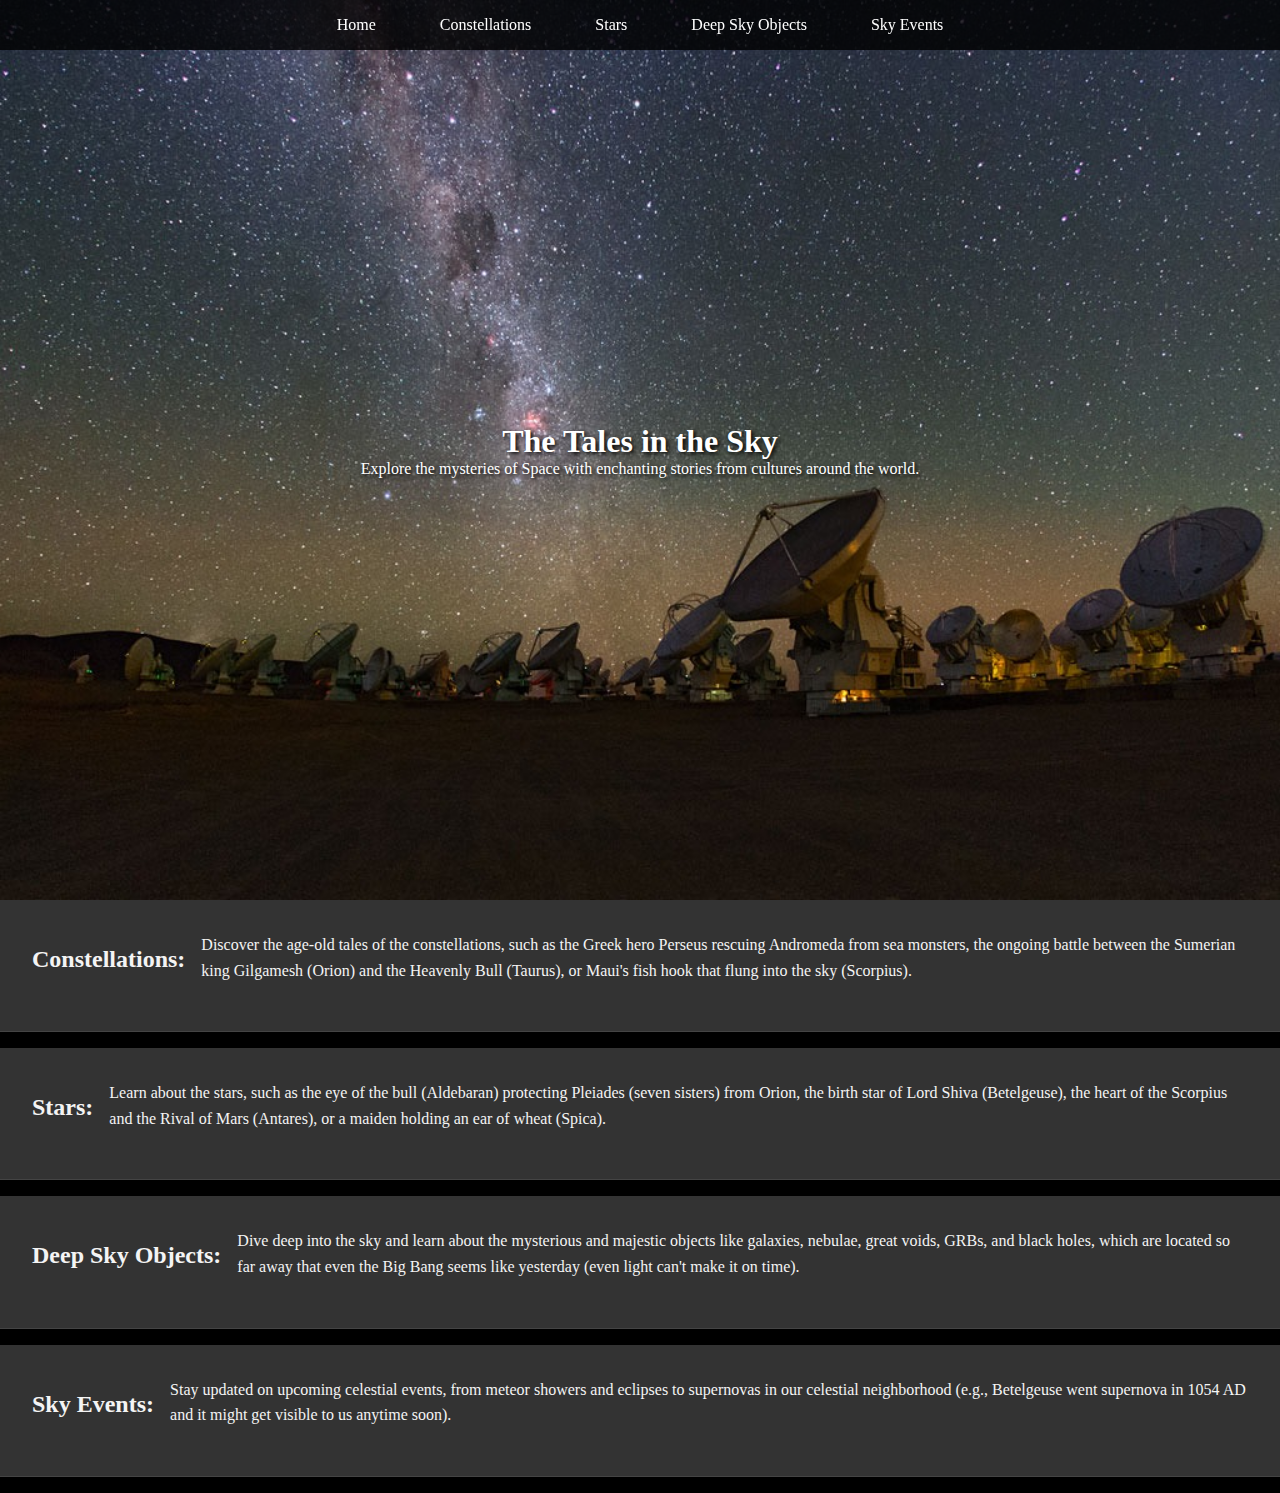
<file: index.html>
<!DOCTYPE html>
<html lang="en">

<head>
    <meta charset="UTF-8">
    <meta name="viewport" content="width=device-width, initial-scale=1.0">
    <title>The Tales in the Sky</title>
    <!-- Link to the external CSS file for styling -->
    <link rel="stylesheet" href="styles.css">
</head>

<body>
    <header>
        <nav class="navbar">
            <!-- Navigation menu -->
            <ul>
                <li><a href="#">Home</a></li>
                <li><a href="./constellations.html">Constellations</a></li>
                <li><a href="./stars.html">Stars</a></li>
                <li><a href="./deepskyobjects.html">Deep Sky Objects</a></li>
                <li><a href="./skyevents.html">Sky Events</a></li>
            </ul>
        </nav>
    </header>
    <main>
        <section class="hero">
            <!-- Hero section with main heading and a paragraph -->
            <h1>The Tales in the Sky</h1>
            <p>Explore the mysteries of Space with enchanting stories from cultures around the world.</p>
        </section>
        <!-- Additional sections for content -->
        <section class="content">
            <h2>Constellations:</h2>
            <p>Discover the age-old tales of the constellations, such as the Greek hero Perseus rescuing Andromeda from
                sea monsters, the ongoing battle between the Sumerian king Gilgamesh (Orion) and the Heavenly Bull
                (Taurus), or Maui's fish hook that flung into the sky (Scorpius).</p>
        </section>
        <section class="content">
            <h2>Stars:</h2>
            <p>Learn about the stars, such as the eye of the bull (Aldebaran) protecting Pleiades (seven sisters) from
                Orion, the birth star of Lord Shiva
                (Betelgeuse), the heart of the Scorpius and the Rival of Mars (Antares), or a maiden holding an
                ear of wheat (Spica).</p>
        </section>
        <section class="content">
            <h2>Deep Sky Objects:</h2>
            <p>Dive deep into the sky and learn about the mysterious and majestic objects like galaxies, nebulae, great voids,
                GRBs, and black holes, which are located so far away that even the Big Bang seems like yesterday (even
                light can't make it on time).</p>
        </section>
        <section class="content">
            <h2>Sky Events:</h2>
            <p>Stay updated on upcoming celestial events, from meteor showers and eclipses to supernovas in our
                celestial neighborhood (e.g., Betelgeuse went supernova in 1054 AD and it might get visible to us anytime
                soon).</p>
        </section>
    </main>
    <!-- Link to the external JavaScript file for interactivity -->
    <script src="script.js"></script>
</body>

</html>
</file>
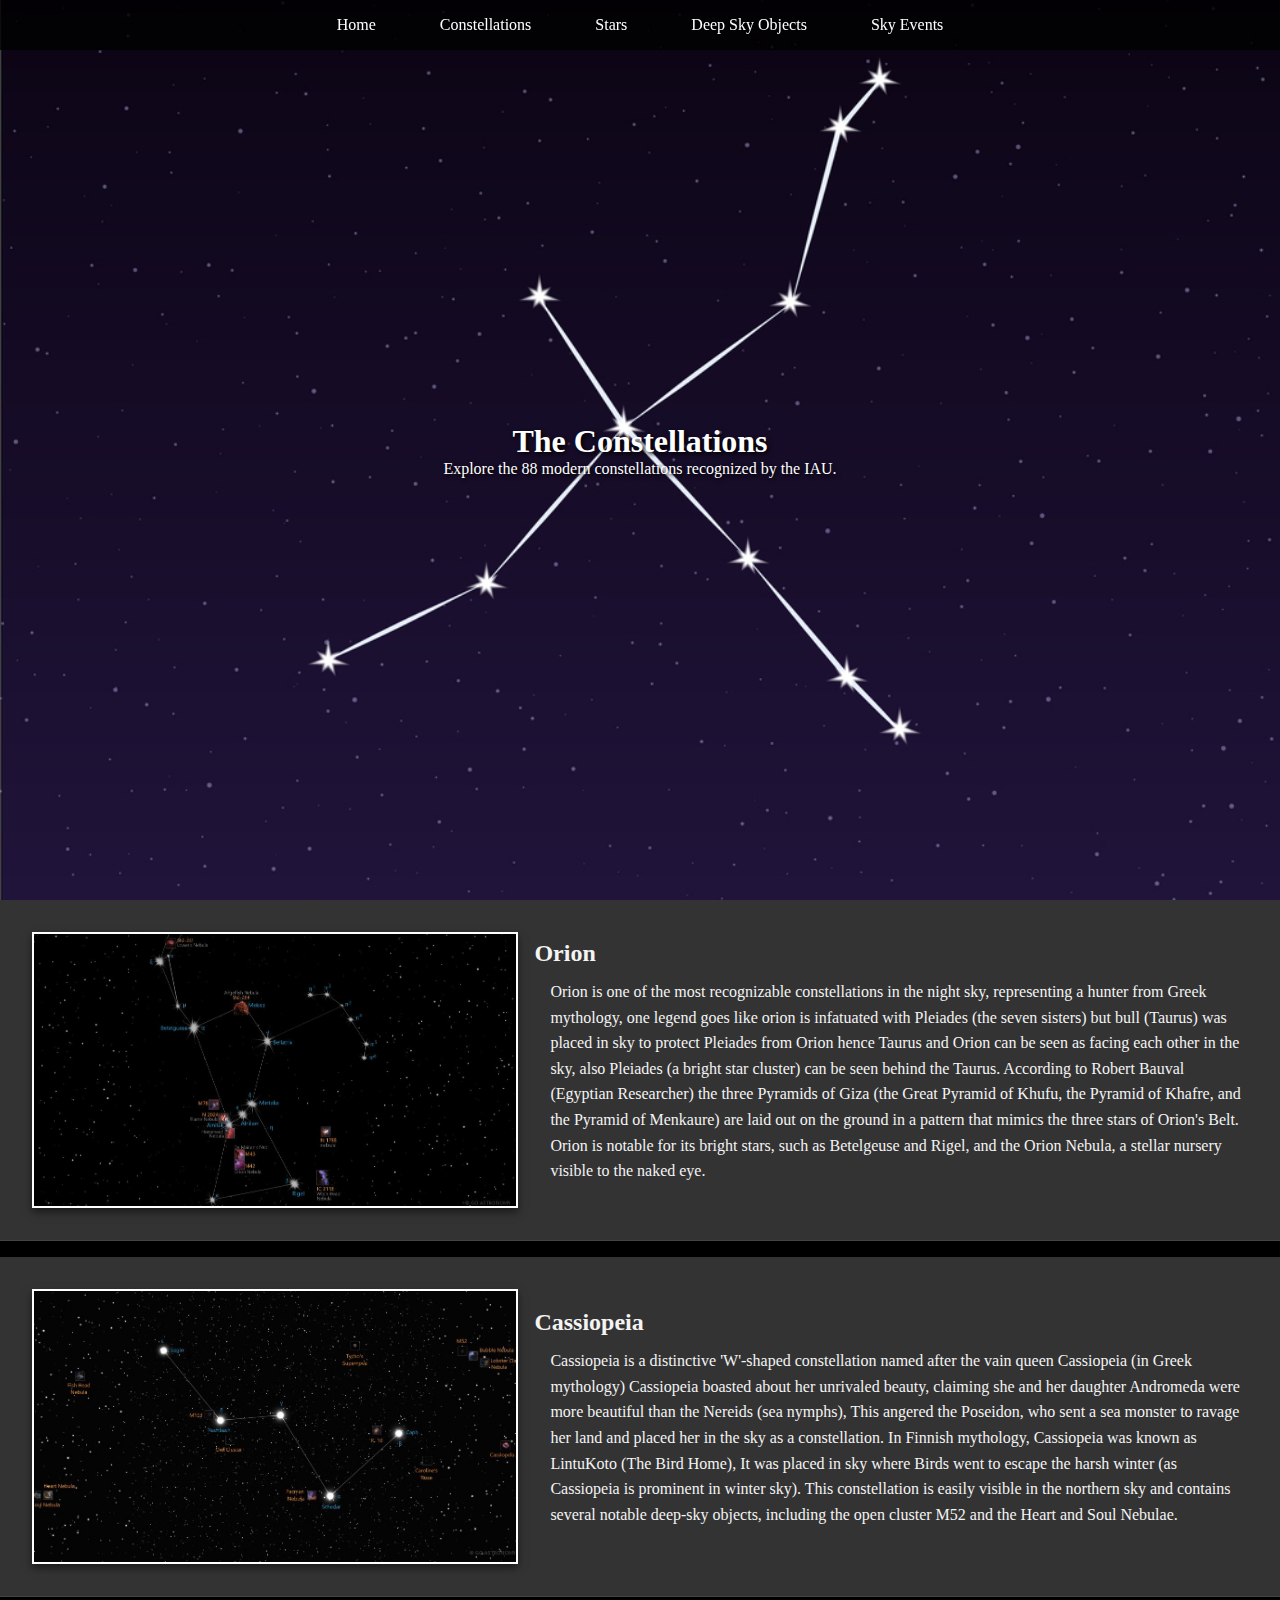
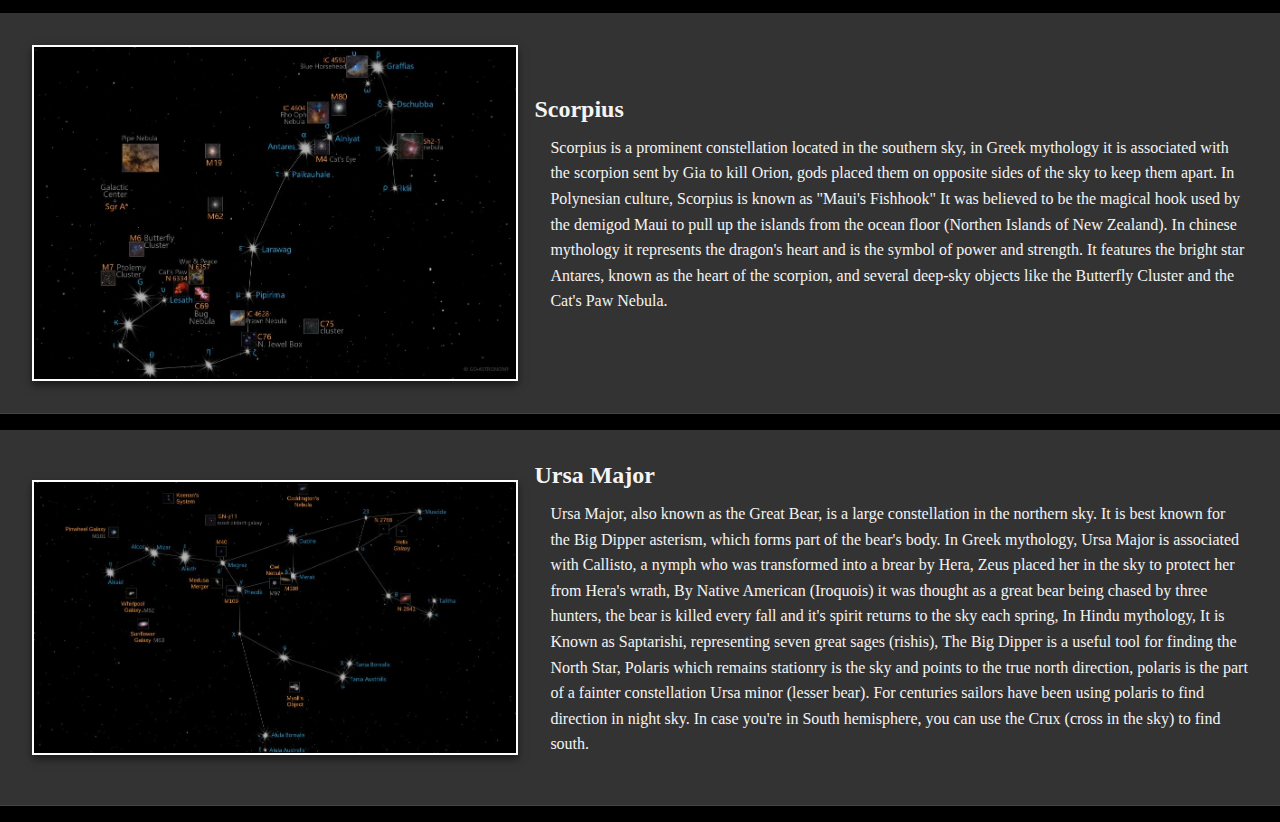
<file: constellations.html>
<!DOCTYPE html>
<html lang="en">

<head>
    <meta charset="UTF-8">
    <meta name="viewport" content="width=device-width, initial-scale=1.0">
    <title>The Constellations - The Tales in the Sky</title>
    <!-- Link to the external CSS file for styling -->
    <link rel="stylesheet" href="styles.css">
</head>

<body>
    <header>
        <nav class="navbar">
            <!-- Navigation menu -->
            <ul>
                <li><a href="index.html">Home</a></li>
                <li><a href="constellations.html">Constellations</a></li>
                <li><a href="stars.html">Stars</a></li>
                <li><a href="deepskyobjects.html">Deep Sky Objects</a></li>
                <li><a href="skyevents.html">Sky Events</a></li>
            </ul>
        </nav>
    </header>
    <main>
        <section class="hero constellations-page">
            <!-- Hero section with main heading and a paragraph -->
            <h1>The Constellations</h1>
            <p>Explore the 88 modern constellations recognized by the IAU.</p>
        </section>

        <!-- Constellation sections -->
        <section class="content">
            <img src="Images/Constellations/Orion(1).jpg" alt="Orion Constellation">
            <div>
                <h2>Orion</h2>
                <p>Orion is one of the most recognizable constellations in the night sky, representing a hunter from
                    Greek mythology, one legend goes like orion is infatuated with Pleiades (the seven sisters) but bull (Taurus) was placed in sky to protect Pleiades from Orion hence Taurus and Orion can be seen as facing each other in the sky, also Pleiades (a bright star cluster) can be seen behind the Taurus. According to Robert Bauval (Egyptian Researcher) the three Pyramids of Giza (the Great Pyramid of Khufu, the Pyramid of Khafre, and the Pyramid of Menkaure) are laid out on the ground in a pattern that mimics the three stars of Orion's Belt. Orion is notable for its bright stars, such as Betelgeuse and Rigel, and the Orion
                    Nebula, a stellar nursery visible to the naked eye.</p>
            </div>
        </section>
        <section class="content">
            <img src="Images/Constellations/Cassiopeia(1).jpg" alt="Cassiopeia Constellation">
            <div>
                <h2>Cassiopeia</h2>
                <p>Cassiopeia is a distinctive 'W'-shaped constellation named after the vain queen Cassiopeia (in Greek
                    mythology) Cassiopeia boasted about her unrivaled beauty, claiming she and her daughter Andromeda were more beautiful than the Nereids (sea nymphs), This angered the Poseidon, who sent a sea monster to ravage her land and placed her in the sky as a constellation. In Finnish mythology, Cassiopeia was known as LintuKoto (The Bird Home), It was placed in sky where Birds went to escape the harsh winter (as Cassiopeia is prominent in winter sky). This constellation is easily visible in the northern sky and contains several notable
                    deep-sky objects, including the open cluster M52 and the Heart and Soul Nebulae.</p>
            </div>
        </section>
        <section class="content">
            <img src="Images/Constellations/Scorpius.jpg" alt="Scorpius Constellation">
            <div>
                <h2>Scorpius</h2>
                <p>Scorpius is a prominent constellation located in the southern sky, in Greek mythology it is associated with the scorpion sent by Gia to kill Orion, gods placed them on opposite sides of the sky to keep them apart. In Polynesian culture, Scorpius is known as "Maui's Fishhook" It was believed to be the magical hook used by the demigod Maui to pull up the islands from the ocean floor (Northen Islands of New Zealand). In chinese mythology it represents the dragon's heart and is the symbol of power and strength. It features the bright star Antares, known as the heart of the scorpion, and several deep-sky objects like the Butterfly Cluster and the Cat's Paw Nebula.</p>
            </div>
        </section>
        <section class="content">
            <img src="Images/Constellations/Ursa Major(1).jpg" alt="Ursa Major Constellation">
            <div>
                <h2>Ursa Major</h2>
                <p>Ursa Major, also known as the Great Bear, is a large constellation in the northern sky. It is best
                    known for the Big Dipper asterism, which forms part of the bear's body. In Greek mythology, Ursa Major is associated with Callisto, a nymph who was transformed into a brear by Hera, Zeus placed her in the sky to protect her from Hera's wrath, By Native American (Iroquois) it was thought as a great bear being chased by three hunters, the bear is killed every fall and it's spirit returns to the sky each spring, In Hindu mythology, It is Known as Saptarishi, representing seven great sages (rishis), The Big Dipper is a useful tool for finding the North Star, Polaris which remains stationry is the sky and points to the true north direction, polaris is the part of a fainter constellation Ursa minor (lesser bear). For centuries sailors have been using polaris to find direction in night sky. In case you're in South hemisphere, you can use the Crux (cross in the sky) to find south. </p>
            </div>
        </section>
    </main>
    <!-- Link to the external JavaScript file for interactivity -->
    <script src="script.js"></script>
</body>

</html>
</file>
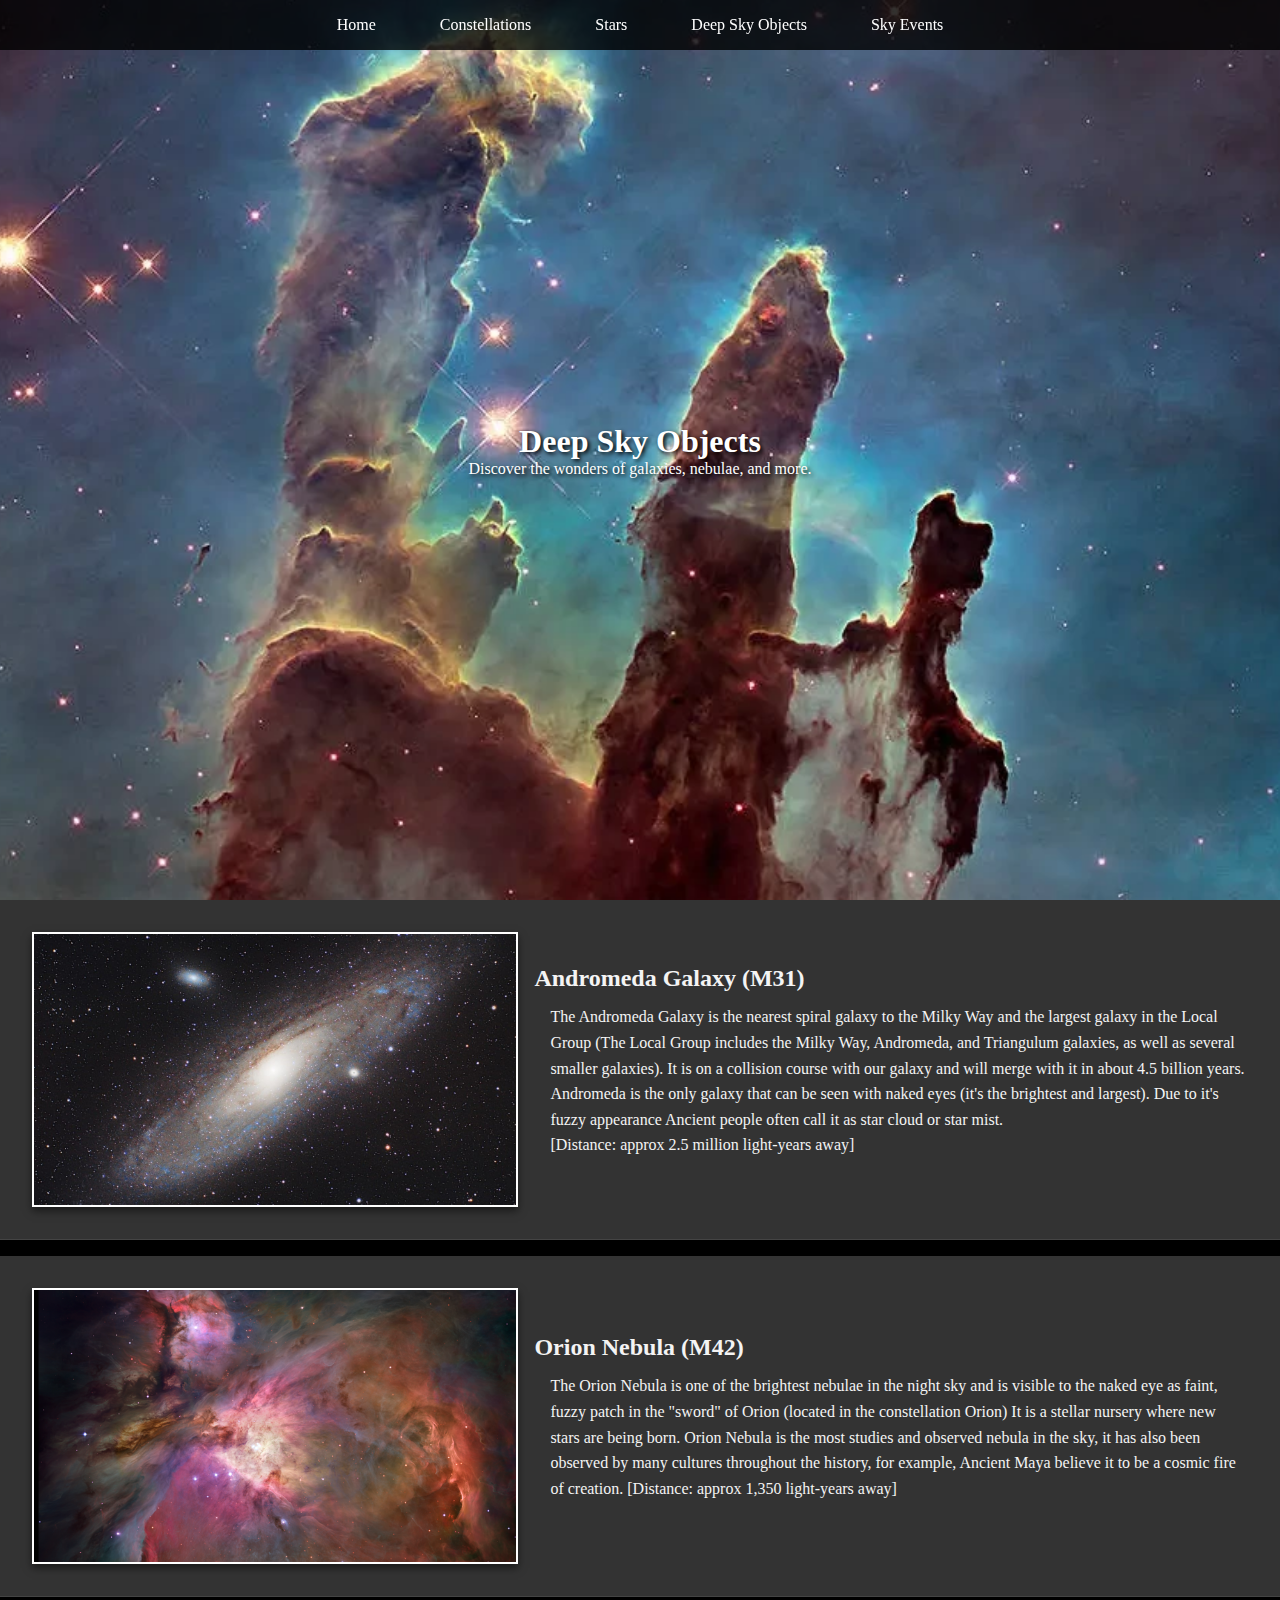
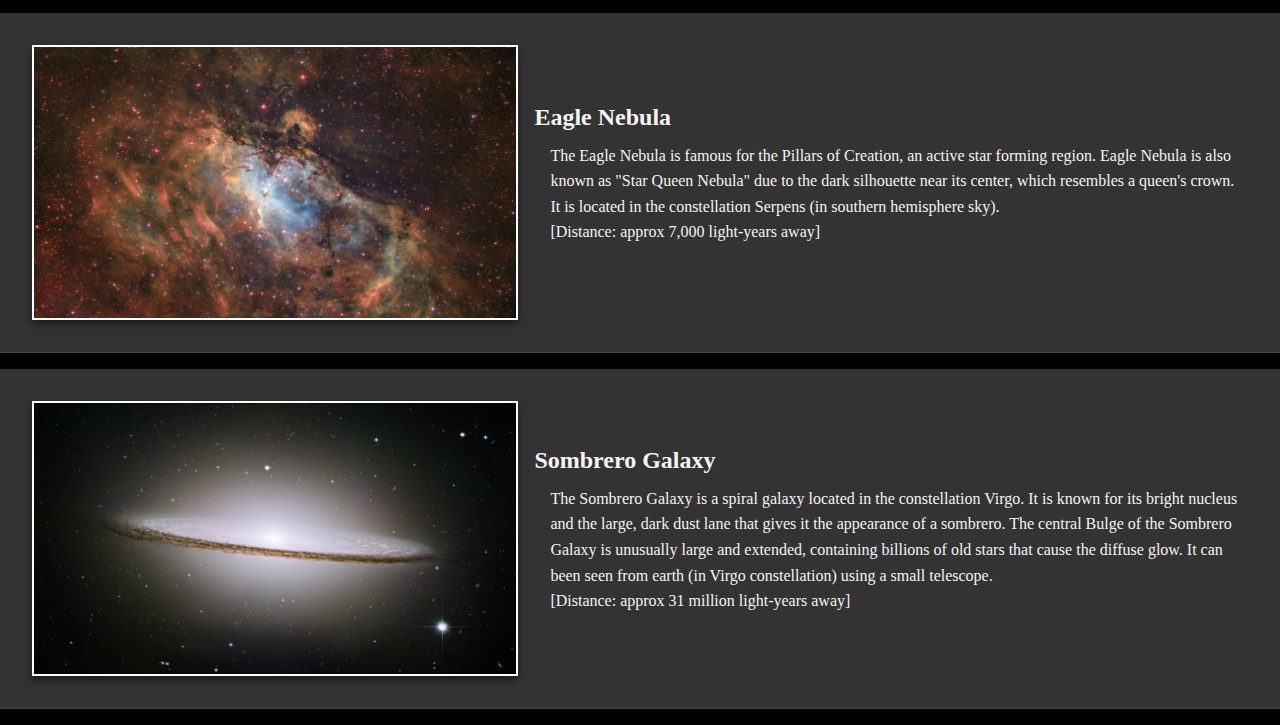
<file: deepskyobjects.html>
<!DOCTYPE html>
<html lang="en">

<head>
    <meta charset="UTF-8">
    <meta name="viewport" content="width=device-width, initial-scale=1.0">
    <title>Deep Sky Objects - The Tales in the Sky</title>
    <!-- Link to the external CSS file for styling -->
    <link rel="stylesheet" href="styles.css">
</head>

<body>
    <header>
        <nav class="navbar">
            <!-- Navigation menu -->
            <ul>
                <li><a href="index.html">Home</a></li>
                <li><a href="constellations.html">Constellations</a></li>
                <li><a href="stars.html">Stars</a></li>
                <li><a href="deepskyobjects.html">Deep Sky Objects</a></li>
                <li><a href="skyevents.html">Sky Events</a></li>
            </ul>
        </nav>
    </header>
    <main>
        <section class="hero deepskyobjects-page">
            <!-- Hero section with main heading and a paragraph -->
            <h1>Deep Sky Objects</h1>
            <p>Discover the wonders of galaxies, nebulae, and more.</p>
        </section>

        <!-- Deep Sky Objects sections -->
        <section class="content">
            <img src="Images/dsolist/andromeda-galaxy-720x5582x (1).jpg" alt="Andromeda Galaxy">
            <div>
                <h2>Andromeda Galaxy (M31)</h2>
                <p>The Andromeda Galaxy is the nearest spiral galaxy to the Milky Way and the largest galaxy in the
                    Local Group (The Local Group includes the Milky Way, Andromeda, and Triangulum galaxies, as well as several smaller galaxies). It is on a collision course with our galaxy and will merge with it in about 4.5 billion
                    years. Andromeda is the only galaxy that can be seen with naked eyes (it's the brightest and largest). Due to it's fuzzy appearance Ancient people often call it as star cloud or star mist. <br>[Distance: approx 2.5 million light-years away]</p>
            </div>
        </section>
        <section class="content">
            <img src="Images/dsolist/Screenshot (488).png" alt="Orion Nebula">
            <div>
                <h2>Orion Nebula (M42)</h2>
                <p>The Orion Nebula is one of the brightest nebulae in the night sky and is visible to the naked eye as faint, fuzzy patch in the "sword" of Orion (located in the constellation Orion) It is a stellar nursery where new stars are being born. Orion Nebula is the most studies and observed nebula in the sky, it has also been observed by many cultures throughout the history, for example, Ancient Maya believe it to be a cosmic fire of creation.
                [Distance: approx 1,350 light-years away]
                </p>
            </div>
        </section>
        <section class="content">
            <img src="Images/dsolist/Screenshot (490).png" alt="Eagle Nebula">
            <div>
                <h2>Eagle Nebula</h2>
                <p>The Eagle Nebula is famous for the Pillars of Creation, an active star forming region. Eagle Nebula is also known as "Star Queen Nebula" due to the dark silhouette near its center, which resembles a queen's crown. It is located in the constellation Serpens (in southern hemisphere sky). <br> [Distance: approx 7,000 light-years away]</p>
            </div>
        </section>
        <section class="content">
            <img src="Images/dsolist/Screenshot (489).png" alt="Sombrero Galaxy">
            <div>
                <h2>Sombrero Galaxy</h2>
                <p>The Sombrero Galaxy is a spiral galaxy located in the constellation Virgo. It is known for its bright
                    nucleus and the large, dark dust lane that gives it the appearance of a sombrero. The central Bulge of the Sombrero Galaxy is unusually large and extended, containing billions of old stars that cause the diffuse glow. It can been seen from earth (in Virgo constellation) using a small telescope. <br> [Distance: approx 31 million light-years away]</p>
            </div>
        </section>
    </main>
    <!-- Link to the external JavaScript file for interactivity -->
    <script src="script.js"></script>
</body>

</html>
</file>
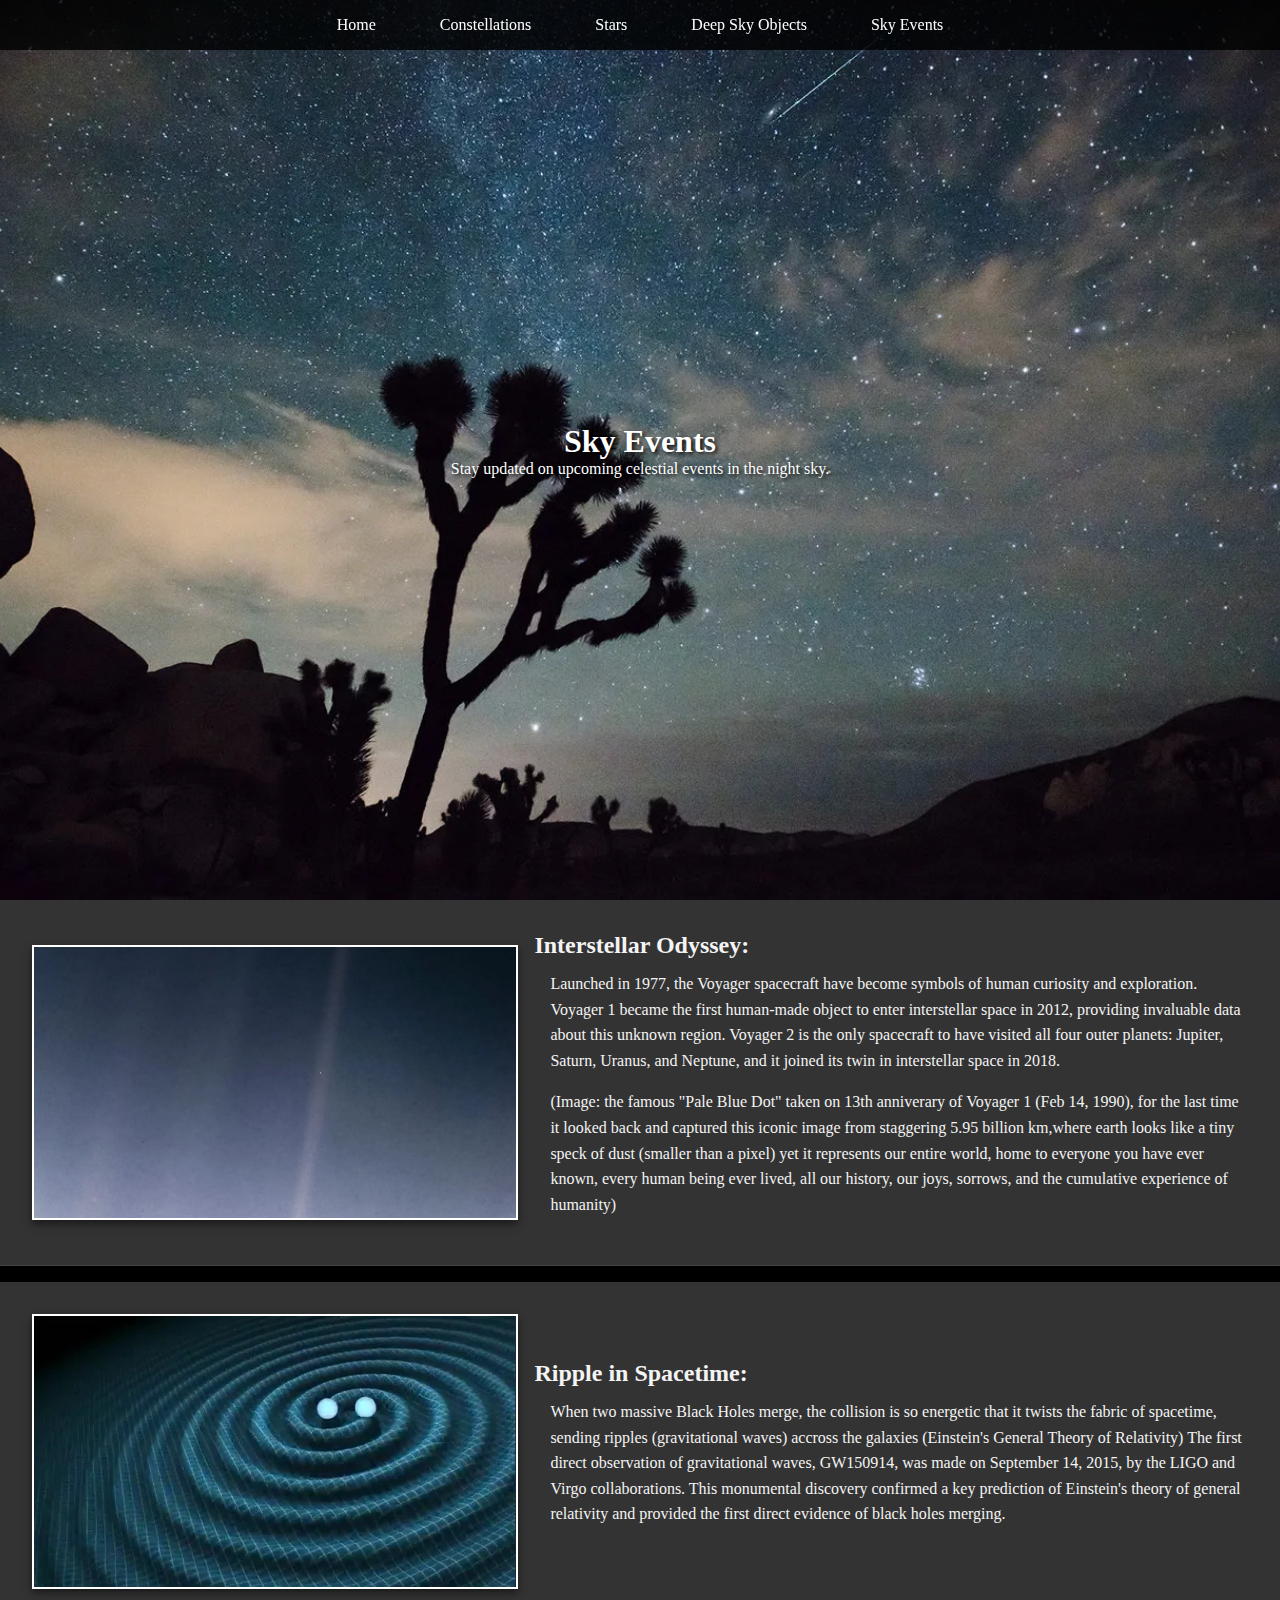
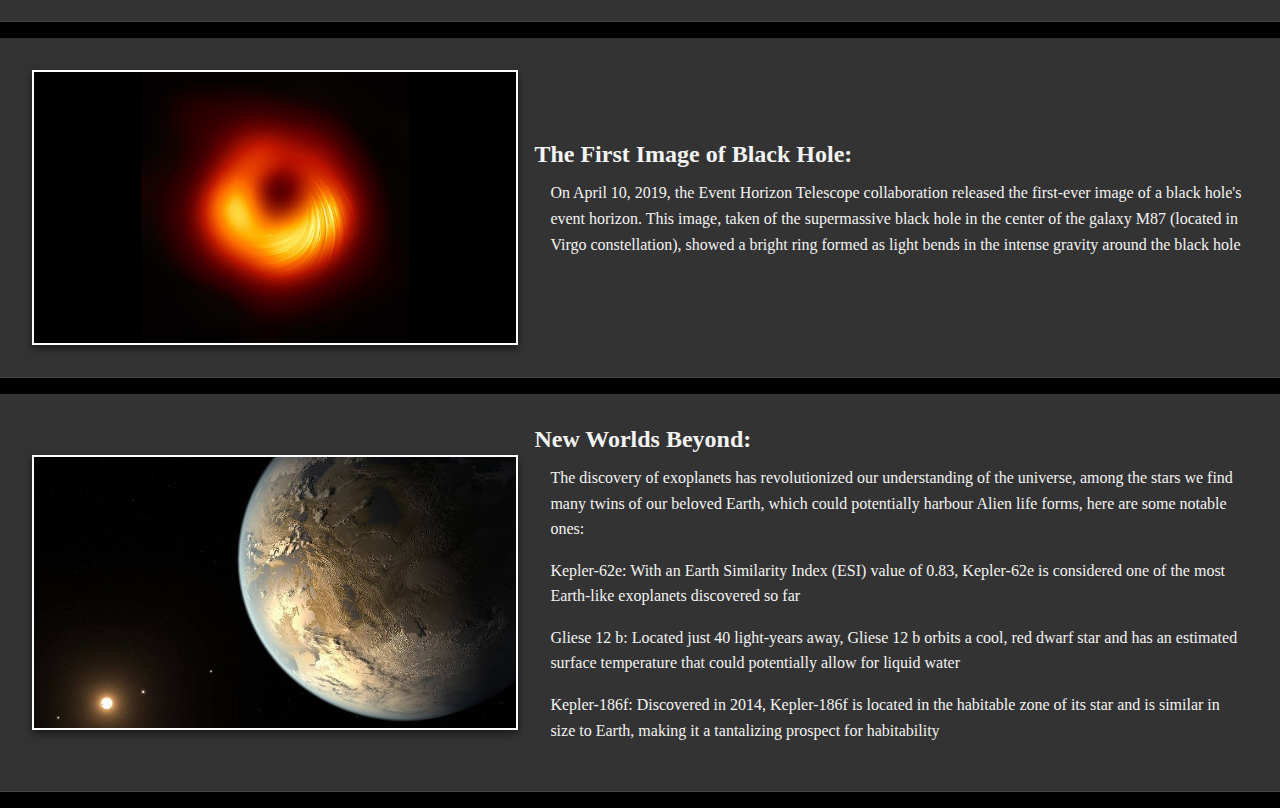
<file: skyevents.html>
<!DOCTYPE html>
<html lang="en">

<head>
    <meta charset="UTF-8">
    <meta name="viewport" content="width=device-width, initial-scale=1.0">
    <title>Sky Events - The Tales in the Sky</title>
    <!-- Link to the external CSS file for styling -->
    <link rel="stylesheet" href="styles.css">
</head>

<body>
    <header>
        <nav class="navbar">
            <!-- Navigation menu -->
            <ul>
                <li><a href="index.html">Home</a></li>
                <li><a href="constellations.html">Constellations</a></li>
                <li><a href="stars.html">Stars</a></li>
                <li><a href="deepskyobjects.html">Deep Sky Objects</a></li>
                <li><a href="skyevents.html">Sky Events</a></li>
            </ul>
        </nav>
    </header>
    <main>
        <section class="hero skyevents-page">
            <!-- Hero section with main heading and a paragraph -->
            <h1>Sky Events</h1>
            <p>Stay updated on upcoming celestial events in the night sky.</p>
        </section>

        <!-- Sky Events sections -->
        <section class="content">
            <img src="Images/skyEvents/pia23645_pbd_main-16.webp" alt="The iconic 'Pale Blue Dot' image">
            <div>
                <h2>Interstellar Odyssey:</h2>
                <p>Launched in 1977, the Voyager spacecraft have become symbols of human curiosity and exploration. Voyager 1 became the
                first human-made object to enter interstellar space in 2012, providing invaluable data about this unknown region.
                Voyager 2 is the only spacecraft to have visited all four outer planets: Jupiter, Saturn, Uranus, and Neptune, and it
                joined its twin in interstellar space in 2018.</p>
                <p>(Image: the famous "Pale Blue Dot" taken on 13th anniverary of Voyager 1 (Feb 14, 1990), for the last time it looked back and captured this iconic image from staggering 5.95 billion km,where earth looks like a tiny speck of dust (smaller than a pixel) yet it represents our entire world, home to everyone you have ever known, every human being ever lived, all our history, our joys, sorrows, and the cumulative experience of humanity)</p>
            </div>
        </section>
        <section class="content">
            <img src="Images/skyEvents/834b01b352fc2ea48cc8c66c741ad039.webp" alt="Two Black Holes merging">
            <div>
                <h2>Ripple in Spacetime:</h2>
                <p>When two massive Black Holes merge, the collision is so energetic that it twists the fabric of spacetime, sending ripples (gravitational waves) accross the galaxies (Einstein's General Theory of Relativity) The first direct observation of gravitational waves, GW150914, was made on September 14, 2015, by the LIGO and Virgo
                collaborations. This monumental discovery confirmed a key prediction of Einstein's theory of general relativity and
                provided the first direct evidence of black holes merging.
                </p>
            </div>
        </section>
        <section class="content">
            <img src="Images/skyEvents/Screenshot (492).png" alt="Super Massive Black Hole at the center of M87 Galaxy">
            <div>
                <h2>The First Image of Black Hole:</h2>
                <p>On April 10, 2019, the Event Horizon Telescope collaboration released the first-ever image of a black hole's event
                horizon. This image, taken of the supermassive black hole in the center of the galaxy M87 (located in Virgo constellation), showed a bright ring formed
                as light bends in the intense gravity around the black hole</p>
            </div>
        </section>
        <section class="content">
            <img src="Images\skyEvents\kepler186f-artistconcept-2-1578585774.jpg" alt="Kepler 186f">
            <div>
                <h2>New Worlds Beyond:</h2>
                <p>The discovery of exoplanets has revolutionized our understanding of the universe, among the stars we find many twins of our beloved Earth, which could potentially harbour Alien life forms, here are some notable ones:
                </p>
                <p>Kepler-62e: With an Earth Similarity Index (ESI) value of 0.83, Kepler-62e is considered one of the most Earth-like
                exoplanets discovered so far</p>
                <p>Gliese 12 b: Located just 40 light-years away, Gliese 12 b orbits a cool, red dwarf star and has an estimated surface
                temperature that could potentially allow for liquid water</p>
                <p>Kepler-186f: Discovered in 2014, Kepler-186f is located in the habitable zone of its star and is similar in size to
                Earth, making it a tantalizing prospect for habitability</p>
            </div>
        </section>
    </main>
    <!-- Link to the external JavaScript file for interactivity -->
    <script src="script.js"></script>
</body>

</html>
</file>
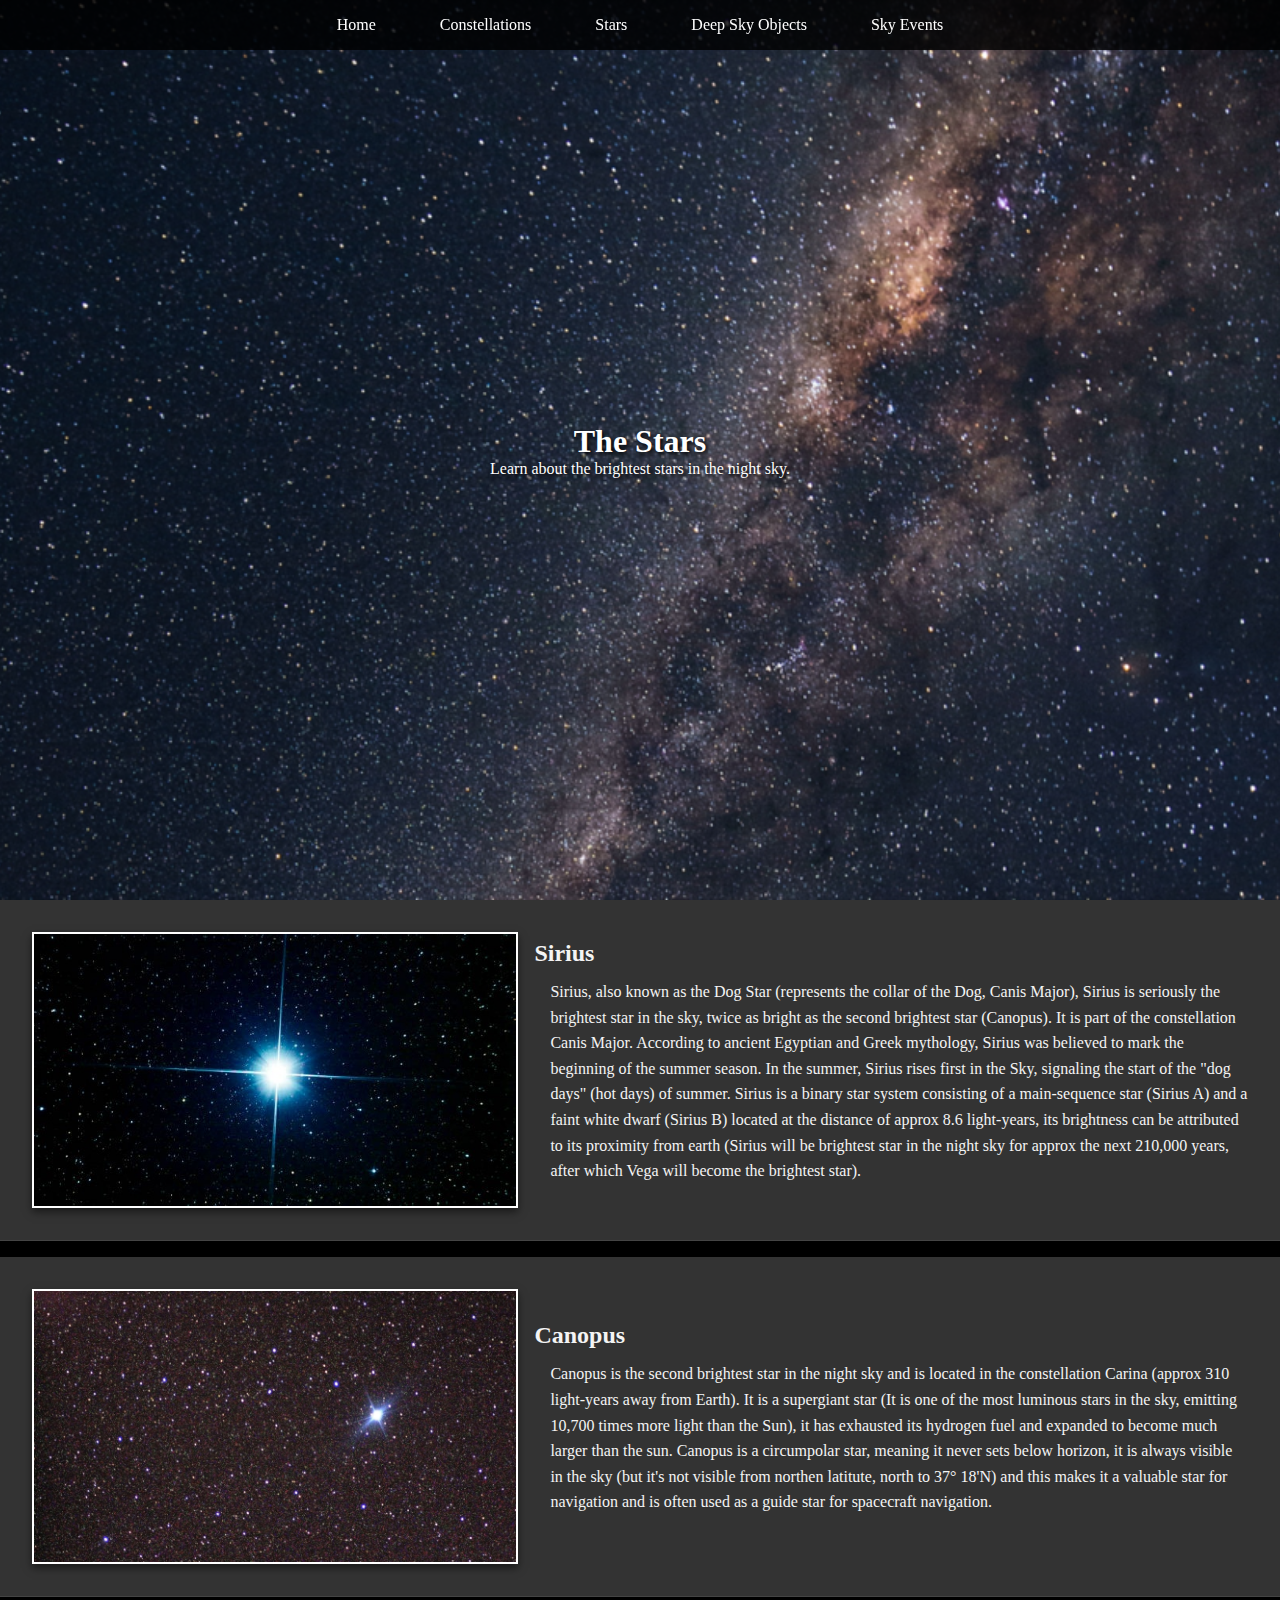
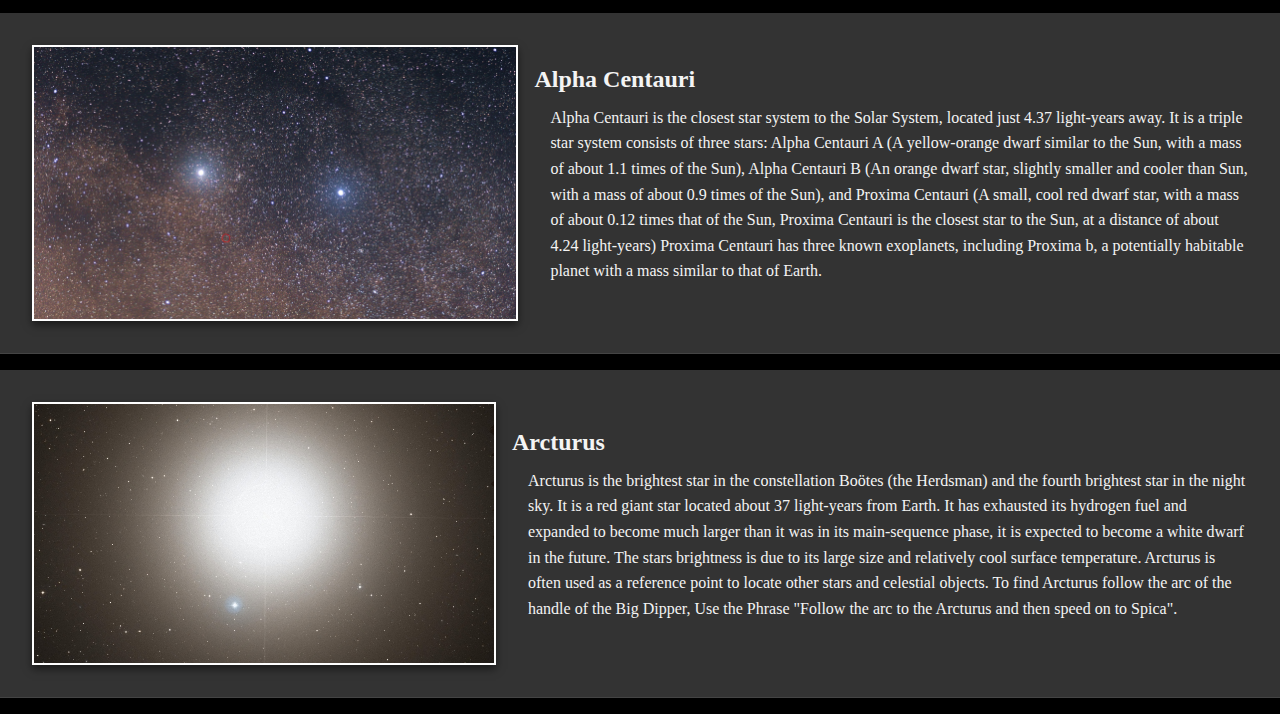
<file: stars.html>
<!DOCTYPE html>
<html lang="en">

<head>
    <meta charset="UTF-8">
    <meta name="viewport" content="width=device-width, initial-scale=1.0">
    <title>The Stars - The Tales in the Sky</title>
    <!-- Link to the external CSS file for styling -->
    <link rel="stylesheet" href="styles.css">
</head>

<body>
    <header>
        <nav class="navbar">
            <!-- Navigation menu -->
            <ul>
                <li><a href="index.html">Home</a></li>
                <li><a href="constellations.html">Constellations</a></li>
                <li><a href="stars.html">Stars</a></li>
                <li><a href="deepskyobjects.html">Deep Sky Objects</a></li>
                <li><a href="skyevents.html">Sky Events</a></li>
            </ul>
        </nav>
    </header>
    <main>
        <section class="hero stars-page">
            <!-- Hero section with main heading and a paragraph -->
            <h1>The Stars</h1>
            <p>Learn about the brightest stars in the night sky.</p>
        </section>

        <!-- Star sections -->
        <section class="content">
            <img src="Images/StarList/gettyimages-987365304-612x612 (1).jpg" alt="Sirius Star">
            <div>
                <h2>Sirius</h2>
                <p>Sirius, also known as the Dog Star (represents the collar of the Dog, Canis Major), Sirius is seriously the brightest star in the sky, twice as bright as the second brightest star (Canopus). It is part of the constellation Canis Major. 
                 According to ancient Egyptian and Greek mythology, Sirius was believed to mark the beginning of the summer season. In the summer, Sirius rises first in the Sky, signaling the start of the "dog days" (hot days) of summer. Sirius is a binary star system consisting of a main-sequence star (Sirius A) and a faint white dwarf (Sirius B) located at the distance of approx 8.6 light-years, its brightness can be attributed to its proximity from earth (Sirius will be brightest star in the night sky for approx the next 210,000 years, after which Vega will become the brightest star).
                </p>
            </div>
        </section>
        <section class="content">
            <img src="Images/StarList/Canopus (1).jpg" alt="Canopus Star">
            <div>
                <h2>Canopus</h2>
                <p>Canopus is the second brightest star in the night sky and is located in the constellation Carina (approx 310 light-years away from Earth). It
                    is a supergiant star (It is one of the most luminous stars in the sky, emitting 10,700 times more light than the Sun), it has exhausted its hydrogen fuel and expanded to become much larger than the sun. Canopus is a circumpolar star, meaning it never sets below horizon, it is always visible in the sky (but it's not visible from northen latitute, north to 37° 18'N) and this makes it a valuable star for navigation and is often used as a guide star for spacecraft navigation. </p>
            </div>
        </section>
        <section class="content">
            <img src="Images/StarList/Alpha,_Beta_and_Proxima_Centauri.jpg" alt="Alpha Centauri Star System">
            <div>
                <h2>Alpha Centauri</h2>
                <p>Alpha Centauri is the closest star system to the Solar System, located just 4.37 light-years away. It is a triple star system consists of three stars: Alpha Centauri A (A yellow-orange dwarf similar to the Sun, with a mass of about 1.1 times of the Sun), Alpha Centauri B (An orange dwarf star, slightly smaller and cooler than Sun, with a mass of about 0.9 times of the Sun), and Proxima Centauri (A small, cool red dwarf star, with a mass of about 0.12 times that of the Sun, Proxima Centauri is the closest star to the Sun, at a distance of about 4.24 light-years) Proxima Centauri has three known exoplanets, including Proxima b, a potentially habitable planet with a mass similar to that of Earth.</p>
            </div>
        </section>
        <section class="content">
            <img src="Images/StarList/Arcturus_(optical).png" alt="Arcturus Star">
            <div>
                <h2>Arcturus</h2>
                <p>Arcturus is the brightest star in the constellation Boötes (the Herdsman) and the fourth brightest star in the night
                    sky. It is a red giant star located about 37 light-years from Earth. It has exhausted its hydrogen fuel and expanded to become much larger than it was in its main-sequence phase, it is expected to become a white dwarf in the future. The stars brightness is due to its large size and relatively cool surface temperature. Arcturus is often used as a reference point to locate other stars and celestial objects. To find Arcturus follow the arc of the handle of the Big Dipper, Use the Phrase "Follow the arc to the Arcturus and then speed on to Spica".</p>
            </div>
        </section>
    </main>
    <!-- Link to the external JavaScript file for interactivity -->
    <script src="script.js"></script>
</body>

</html>
</file>
<file: styles.css>
/* styles.css */
* {
    margin: 0;
    padding: 0;
    box-sizing: border-box;
}

body {
    font-family: 'Georgia', serif;
    color: #f4f4f4;
    background-color: #000;
}

.navbar {
    position: fixed;
    width: 100%;
    background-color: rgba(0, 0, 0, 0.8);
    padding: 1em 0;
    top: 0;
    z-index: 1000;
    transition: background-color 0.3s ease-in-out;
}

.navbar ul {
    list-style: none;
    display: flex;
    justify-content: center;
}

.navbar ul li {
    margin: 0 1em;
}

.navbar ul li a {
    color: white;
    text-decoration: none;
    padding: 0.5em 1em;
    transition: background-color 0.3s, color 0.3s;
}

.navbar ul li a:hover {
    background-color: #555;
    /* color: #fff; */
    color: #FFD700;
}

.navbar.scrolled {
    background-color: #666;
    box-shadow: 0 2px 10px rgba(0, 0, 0, 0.2);
}

.hero {
    height: 100vh;
    display: flex;
    flex-direction: column;
    justify-content: center;
    align-items: center;
    text-align: center;
    padding: 2em;
    background-size: cover;
    background-position: center;
    transition: background-image 1s ease-in-out, opacity 1s ease-in-out;
    color: white;
    text-shadow: 2px 2px 4px #000000;
    opacity: 0;
}

.hero.show {
    opacity: 1;
}

.content {
    display: flex;
    align-items: center;
    padding: 2em;
    background-color: #333333;
    border-bottom: 1px solid #444;
    margin-bottom: 1em;
}

.content h2 {
    margin-bottom: 0.5em;
}

.content p {
    margin-bottom: 1em;
    line-height: 1.6;
    flex: 1;
    padding-left: 1em;
}

.content img {
    max-width: 40%;
    height: auto;
    margin-right: 1em;
    border: 2px solid #fff;
    box-shadow: 0 4px 8px rgba(0, 0, 0, 0.5);
}

/* Specific background for constellations page */
.hero.constellations-page {
    background: url('Images/StarList/Depositphotos_121257640_s-2019.webp') no-repeat center center;
    background-size: cover;
    opacity: 1;
}

.hero.stars-page {
    background: url('Images/StarList/Screenshot (494).png') no-repeat center center;
    background-size: cover;
    opacity: 1;
}

.hero.deepskyobjects-page {
    background: url('Images/dsolist/pillars_of_creation.webp') no-repeat center center;
    background-size: cover;
    opacity: 1;
}

.hero.skyevents-page {
    background: url('Images/StarList/20526349219_052849eedb_Optimized-jpg.webp') no-repeat center center;
    background-size: cover;
    opacity: 1;
}

/* Media Queries for Responsive Design */
@media (max-width: 768px) {
    .navbar ul {
        flex-direction: column;
    }

    .content {
        flex-direction: column;
    }

    .content img {
        max-width: 100%;
        margin: 0 auto 1em auto;
        float: none;
    }

    .content p {
        padding-left: 0;
    }
}
</file>
